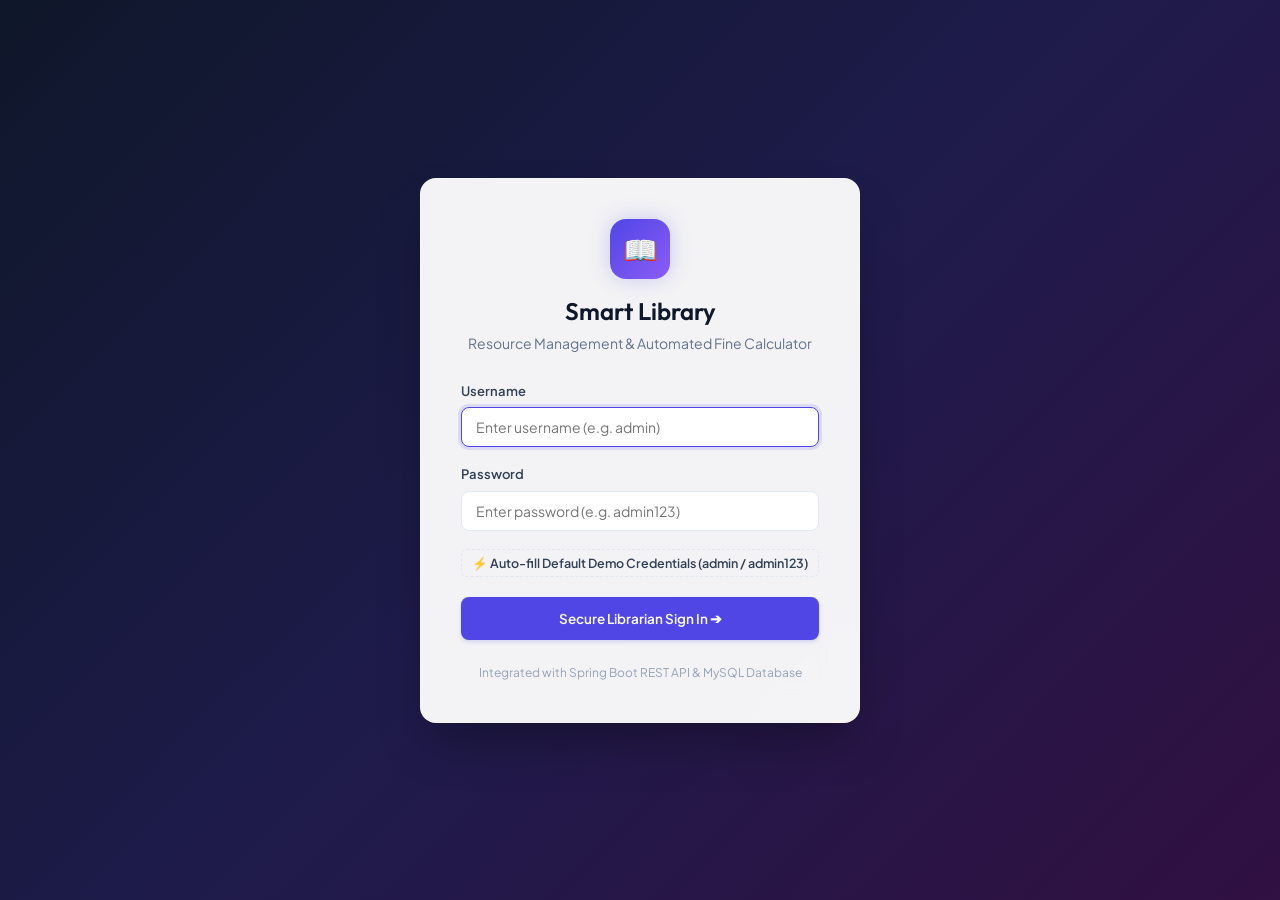
<file: frontend/index.html>
<!DOCTYPE html>
<html lang="en">
<head>
    <meta charset="UTF-8">
    <meta name="viewport" content="width=device-width, initial-scale=1.0">
    <title>Librarian Login | Smart Library Resource Management</title>
    <link rel="stylesheet" href="css/style.css">
    <link rel="icon" href="data:image/svg+xml,<svg xmlns=%22http://www.w3.org/2000/svg%22 viewBox=%220 0 100 100%22><text y=%22.9em%22 font-size=%2290%22>📚</text></svg>">
</head>
<body class="login-body">
    <div class="login-card">
        <div class="login-brand">
            <div class="logo-icon">📖</div>
            <h2>Smart Library</h2>
            <p>Resource Management & Automated Fine Calculator</p>
        </div>

        <form id="loginForm">
            <div class="form-group">
                <label for="username">Username</label>
                <input type="text" id="username" class="form-control" placeholder="Enter username (e.g. admin)" required autofocus>
            </div>

            <div class="form-group">
                <label for="password">Password</label>
                <input type="password" id="password" class="form-control" placeholder="Enter password (e.g. admin123)" required>
            </div>

            <div style="margin-bottom: 20px;">
                <button type="button" class="btn btn-outline btn-sm" id="btnFillDemo" style="width: 100%; border-style: dashed;">
                    ⚡ Auto-fill Default Demo Credentials (admin / admin123)
                </button>
            </div>

            <button type="submit" class="btn btn-primary" id="btnLogin" style="width: 100%; padding: 12px;">
                Secure Librarian Sign In ➔
            </button>
        </form>

        <div style="text-align: center; margin-top: 24px; font-size: 12px; color: var(--slate-400);">
            Integrated with Spring Boot REST API & MySQL Database
        </div>
    </div>

    <script src="js/api.js"></script>
    <script>
        document.getElementById('btnFillDemo').addEventListener('click', () => {
            document.getElementById('username').value = 'admin';
            document.getElementById('password').value = 'admin123';
        });

        document.getElementById('loginForm').addEventListener('submit', async (e) => {
            e.preventDefault();
            const btn = document.getElementById('btnLogin');
            btn.disabled = true;
            btn.textContent = 'Authenticating...';

            const username = document.getElementById('username').value;
            const password = document.getElementById('password').value;

            try {
                const response = await api.post('/auth/login', { username, password });
                if (response.authenticated) {
                    auth.setUser({
                        name: response.username,
                        role: response.role
                    }, response.token);
                    showToast('Login successful! Redirecting to Dashboard...', 'success');
                    setTimeout(() => {
                        window.location.href = 'dashboard.html';
                    }, 800);
                } else {
                    showToast(response.message || 'Authentication failed', 'error');
                }
            } catch (err) {
                showToast(err.message || 'Login failed. Please check credentials or backend server.', 'error');
            } finally {
                btn.disabled = false;
                btn.textContent = 'Secure Librarian Sign In ➔';
            }
        });
    </script>
</body>
</html>
</file>
<file: frontend/css/style.css>
@import url('https://fonts.googleapis.com/css2?family=Outfit:wght@300;400;500;600;700&family=Plus+Jakarta+Sans:wght@400;500;600;700&display=swap');

:root {
  --primary: #4f46e5;
  --primary-hover: #4338ca;
  --primary-light: #eef2ff;
  --secondary: #0ea5e9;
  --accent: #8b5cf6;
  --success: #10b981;
  --success-light: #ecfdf5;
  --warning: #f59e0b;
  --warning-light: #fffbeb;
  --danger: #ef4444;
  --danger-light: #fef2f2;
  --dark: #0f172a;
  --slate-800: #1e293b;
  --slate-700: #334155;
  --slate-600: #475569;
  --slate-500: #64748b;
  --slate-400: #94a3b8;
  --slate-200: #e2e8f0;
  --slate-100: #f1f5f9;
  --slate-50: #f8fafc;
  --white: #ffffff;
  
  --sidebar-width: 260px;
  --header-height: 70px;
  --radius-sm: 8px;
  --radius-md: 12px;
  --radius-lg: 16px;
  --shadow-sm: 0 1px 3px rgba(0,0,0,0.06);
  --shadow-md: 0 4px 6px -1px rgba(0,0,0,0.08), 0 2px 4px -1px rgba(0,0,0,0.04);
  --shadow-lg: 0 10px 15px -3px rgba(0,0,0,0.08), 0 4px 6px -2px rgba(0,0,0,0.04);
  --shadow-glow: 0 0 20px rgba(79, 70, 229, 0.25);
  --transition: all 0.25s cubic-bezier(0.4, 0, 0.2, 1);
}

* {
  margin: 0;
  padding: 0;
  box-sizing: border-box;
}

body {
  font-family: 'Plus Jakarta Sans', sans-serif;
  background-color: #f8fafc;
  color: var(--slate-800);
  line-height: 1.5;
  min-height: 100vh;
  overflow-x: hidden;
}

h1, h2, h3, h4, h5, h6 {
  font-family: 'Outfit', sans-serif;
  font-weight: 600;
  color: var(--dark);
}

a {
  text-decoration: none;
  color: inherit;
}

/* =========================================================
   LOGIN PAGE SPECIFICS
   ========================================================= */
.login-body {
  background: linear-gradient(135deg, #0f172a 0%, #1e1b4b 50%, #311042 100%);
  display: flex;
  align-items: center;
  justify-content: center;
  min-height: 100vh;
  padding: 20px;
}

.login-card {
  background: rgba(255, 255, 255, 0.95);
  backdrop-filter: blur(20px);
  border-radius: var(--radius-lg);
  padding: 40px;
  width: 100%;
  max-width: 440px;
  box-shadow: 0 25px 50px -12px rgba(0, 0, 0, 0.35);
  border: 1px solid rgba(255, 255, 255, 0.2);
  animation: fadeIn 0.4s ease-out;
}

.login-brand {
  text-align: center;
  margin-bottom: 28px;
}

.login-brand .logo-icon {
  width: 60px;
  height: 60px;
  background: linear-gradient(135deg, var(--primary), var(--accent));
  color: var(--white);
  border-radius: 16px;
  display: inline-flex;
  align-items: center;
  justify-content: center;
  font-size: 28px;
  margin-bottom: 14px;
  box-shadow: var(--shadow-glow);
}

.login-brand h2 {
  font-size: 24px;
  margin-bottom: 4px;
}

.login-brand p {
  color: var(--slate-500);
  font-size: 14px;
}

/* =========================================================
   APP LAYOUT (SIDEBAR + MAIN CONTENT)
   ========================================================= */
.app-container {
  display: flex;
  min-height: 100vh;
}

.sidebar {
  width: var(--sidebar-width);
  background: var(--slate-800);
  color: var(--white);
  position: fixed;
  top: 0;
  bottom: 0;
  left: 0;
  z-index: 50;
  display: flex;
  flex-direction: column;
  transition: var(--transition);
  box-shadow: var(--shadow-lg);
}

.sidebar-brand {
  height: var(--header-height);
  display: flex;
  align-items: center;
  gap: 12px;
  padding: 0 24px;
  border-bottom: 1px solid rgba(255, 255, 255, 0.08);
}

.sidebar-brand .logo-badge {
  width: 38px;
  height: 38px;
  background: linear-gradient(135deg, var(--primary), var(--secondary));
  border-radius: 10px;
  display: flex;
  align-items: center;
  justify-content: center;
  font-size: 20px;
  font-weight: 700;
  color: #fff;
  box-shadow: 0 4px 10px rgba(79, 70, 229, 0.4);
}

.sidebar-brand .brand-title {
  font-size: 16px;
  font-weight: 700;
  letter-spacing: -0.2px;
  line-height: 1.2;
}

.sidebar-brand .brand-subtitle {
  font-size: 11px;
  color: var(--slate-400);
  text-transform: uppercase;
  letter-spacing: 0.5px;
}

.sidebar-menu {
  flex: 1;
  padding: 16px 12px;
  overflow-y: auto;
  list-style: none;
}

.sidebar-category {
  font-size: 11px;
  font-weight: 700;
  text-transform: uppercase;
  color: var(--slate-400);
  letter-spacing: 0.8px;
  padding: 14px 12px 6px;
}

.sidebar-menu li a {
  display: flex;
  align-items: center;
  gap: 12px;
  padding: 10px 14px;
  color: var(--slate-200);
  font-size: 14px;
  font-weight: 500;
  border-radius: var(--radius-sm);
  transition: var(--transition);
  margin-bottom: 2px;
}

.sidebar-menu li a:hover {
  background: rgba(255, 255, 255, 0.08);
  color: var(--white);
  transform: translateX(4px);
}

.sidebar-menu li a.active {
  background: linear-gradient(135deg, var(--primary), #6366f1);
  color: var(--white);
  box-shadow: 0 4px 12px rgba(79, 70, 229, 0.35);
  font-weight: 600;
}

.sidebar-menu li a .icon {
  font-size: 18px;
  width: 22px;
  text-align: center;
}

.sidebar-footer {
  padding: 16px 20px;
  border-top: 1px solid rgba(255, 255, 255, 0.08);
  display: flex;
  align-items: center;
  justify-content: space-between;
}

.user-snippet {
  display: flex;
  align-items: center;
  gap: 10px;
}

.user-avatar {
  width: 36px;
  height: 36px;
  border-radius: 50%;
  background: linear-gradient(135deg, var(--accent), var(--primary));
  color: #fff;
  display: flex;
  align-items: center;
  justify-content: center;
  font-weight: 600;
  font-size: 14px;
}

.user-info .user-name {
  font-size: 13px;
  font-weight: 600;
  color: #fff;
}

.user-info .user-role {
  font-size: 11px;
  color: var(--slate-400);
}

.btn-logout {
  background: rgba(239, 68, 68, 0.15);
  color: #fca5a5;
  border: none;
  padding: 6px 10px;
  border-radius: 6px;
  cursor: pointer;
  font-size: 13px;
  transition: var(--transition);
}

.btn-logout:hover {
  background: var(--danger);
  color: #fff;
}

/* =========================================================
   MAIN WRAPPER & TOP BAR
   ========================================================= */
.main-wrapper {
  flex: 1;
  margin-left: var(--sidebar-width);
  display: flex;
  flex-direction: column;
  min-height: 100vh;
}

.top-navbar {
  height: var(--header-height);
  background: var(--white);
  border-bottom: 1px solid var(--slate-200);
  padding: 0 32px;
  display: flex;
  align-items: center;
  justify-content: space-between;
  position: sticky;
  top: 0;
  z-index: 40;
}

.page-headline h1 {
  font-size: 22px;
  font-weight: 700;
  color: var(--dark);
}

.page-headline p {
  font-size: 13px;
  color: var(--slate-500);
}

.top-actions {
  display: flex;
  align-items: center;
  gap: 16px;
}

.live-badge {
  background: var(--success-light);
  color: var(--success);
  border: 1px solid rgba(16, 185, 129, 0.2);
  padding: 5px 12px;
  border-radius: 20px;
  font-size: 12px;
  font-weight: 600;
  display: flex;
  align-items: center;
  gap: 6px;
}

.live-dot {
  width: 8px;
  height: 8px;
  background: var(--success);
  border-radius: 50%;
  animation: pulse 1.5s infinite;
}

@keyframes pulse {
  0% { transform: scale(0.95); box-shadow: 0 0 0 0 rgba(16, 185, 129, 0.7); }
  70% { transform: scale(1); box-shadow: 0 0 0 6px rgba(16, 185, 129, 0); }
  100% { transform: scale(0.95); box-shadow: 0 0 0 0 rgba(16, 185, 129, 0); }
}

.content-area {
  padding: 32px;
  flex: 1;
}

/* =========================================================
   STAT CARDS & METRIC GRIDS
   ========================================================= */
.metrics-grid {
  display: grid;
  grid-template-columns: repeat(auto-fit, minmax(220px, 1fr));
  gap: 20px;
  margin-bottom: 32px;
}

.metric-card {
  background: var(--white);
  border-radius: var(--radius-md);
  padding: 20px 22px;
  box-shadow: var(--shadow-sm);
  border: 1px solid var(--slate-200);
  transition: var(--transition);
  display: flex;
  align-items: flex-start;
  justify-content: space-between;
  position: relative;
  overflow: hidden;
}

.metric-card:hover {
  transform: translateY(-3px);
  box-shadow: var(--shadow-md);
  border-color: #cbd5e1;
}

.metric-card::before {
  content: '';
  position: absolute;
  top: 0;
  left: 0;
  width: 4px;
  height: 100%;
}

.metric-card.primary::before { background: var(--primary); }
.metric-card.success::before { background: var(--success); }
.metric-card.warning::before { background: var(--warning); }
.metric-card.danger::before { background: var(--danger); }
.metric-card.info::before { background: var(--secondary); }
.metric-card.purple::before { background: var(--accent); }

.metric-label {
  font-size: 13px;
  font-weight: 500;
  color: var(--slate-500);
  margin-bottom: 6px;
}

.metric-val {
  font-size: 28px;
  font-weight: 700;
  color: var(--dark);
  font-family: 'Outfit', sans-serif;
  line-height: 1.1;
}

.metric-sub {
  font-size: 12px;
  color: var(--slate-400);
  margin-top: 6px;
}

.metric-icon {
  width: 46px;
  height: 46px;
  border-radius: 12px;
  display: flex;
  align-items: center;
  justify-content: center;
  font-size: 22px;
}

.icon-primary { background: var(--primary-light); color: var(--primary); }
.icon-success { background: var(--success-light); color: var(--success); }
.icon-warning { background: var(--warning-light); color: var(--warning); }
.icon-danger { background: var(--danger-light); color: var(--danger); }
.icon-info { background: #e0f2fe; color: var(--secondary); }
.icon-purple { background: #f3e8ff; color: var(--accent); }

/* =========================================================
   PANELS, TABLES & DATA LISTS
   ========================================================= */
.panel {
  background: var(--white);
  border-radius: var(--radius-md);
  border: 1px solid var(--slate-200);
  box-shadow: var(--shadow-sm);
  margin-bottom: 28px;
  overflow: hidden;
}

.panel-header {
  padding: 18px 24px;
  display: flex;
  align-items: center;
  justify-content: space-between;
  border-bottom: 1px solid var(--slate-200);
  background: #fff;
}

.panel-title {
  font-size: 17px;
  font-weight: 600;
  color: var(--dark);
  display: flex;
  align-items: center;
  gap: 8px;
}

.panel-actions {
  display: flex;
  align-items: center;
  gap: 12px;
}

.panel-body {
  padding: 24px;
}

.table-responsive {
  width: 100%;
  overflow-x: auto;
}

table.data-table {
  width: 100%;
  border-collapse: collapse;
  text-align: left;
  font-size: 13.5px;
}

table.data-table th {
  background: var(--slate-50);
  color: var(--slate-600);
  font-weight: 600;
  padding: 12px 16px;
  border-bottom: 1px solid var(--slate-200);
  white-space: nowrap;
}

table.data-table td {
  padding: 14px 16px;
  border-bottom: 1px solid var(--slate-200);
  color: var(--slate-700);
  vertical-align: middle;
}

table.data-table tbody tr {
  transition: background 0.15s ease;
}

table.data-table tbody tr:hover {
  background: #f8fafc;
}

/* Badges */
.badge {
  display: inline-flex;
  align-items: center;
  gap: 5px;
  padding: 4px 10px;
  border-radius: 12px;
  font-size: 12px;
  font-weight: 600;
  white-space: nowrap;
}

.badge-available, .badge-active, .badge-paid, .badge-completed {
  background: #dcfce7;
  color: #15803d;
}

.badge-borrowed, .badge-pending, .badge-warning {
  background: #fef3c7;
  color: #b45309;
}

.badge-maintenance, .badge-inactive {
  background: #f1f5f9;
  color: #475569;
}

.badge-overdue, .badge-blocked, .badge-danger, .badge-cancelled {
  background: #fee2e2;
  color: #b91c1c;
}

.badge-reserved, .badge-info {
  background: #e0e7ff;
  color: #4338ca;
}

/* =========================================================
   BUTTONS & FORMS
   ========================================================= */
.btn {
  display: inline-flex;
  align-items: center;
  justify-content: center;
  gap: 8px;
  padding: 8px 16px;
  border-radius: var(--radius-sm);
  font-size: 13.5px;
  font-weight: 600;
  cursor: pointer;
  transition: var(--transition);
  border: 1px solid transparent;
  outline: none;
  font-family: inherit;
}

.btn-sm {
  padding: 5px 10px;
  font-size: 12.5px;
  border-radius: 6px;
}

.btn-primary {
  background: var(--primary);
  color: var(--white);
  box-shadow: 0 2px 4px rgba(79, 70, 229, 0.2);
}

.btn-primary:hover {
  background: var(--primary-hover);
  box-shadow: 0 4px 8px rgba(79, 70, 229, 0.3);
}

.btn-success {
  background: var(--success);
  color: var(--white);
}

.btn-success:hover {
  background: #059669;
}

.btn-warning {
  background: var(--warning);
  color: var(--white);
}

.btn-danger {
  background: var(--danger);
  color: var(--white);
}

.btn-danger:hover {
  background: #dc2626;
}

.btn-outline {
  background: transparent;
  border-color: var(--slate-200);
  color: var(--slate-700);
}

.btn-outline:hover {
  background: var(--slate-100);
  border-color: var(--slate-400);
}

.form-group {
  margin-bottom: 18px;
}

.form-group label {
  display: block;
  font-size: 13px;
  font-weight: 600;
  color: var(--slate-700);
  margin-bottom: 6px;
}

.form-control {
  width: 100%;
  padding: 10px 14px;
  font-size: 14px;
  border: 1px solid var(--slate-200);
  border-radius: var(--radius-sm);
  background-color: var(--white);
  color: var(--slate-800);
  font-family: inherit;
  transition: var(--transition);
}

.form-control:focus {
  outline: none;
  border-color: var(--primary);
  box-shadow: 0 0 0 3px rgba(79, 70, 229, 0.15);
}

.form-row {
  display: grid;
  grid-template-columns: repeat(auto-fit, minmax(200px, 1fr));
  gap: 16px;
}

.search-box {
  position: relative;
  min-width: 260px;
}

.search-box input {
  padding-left: 36px;
}

.search-box .search-icon {
  position: absolute;
  left: 12px;
  top: 50%;
  transform: translateY(-50%);
  color: var(--slate-400);
  pointer-events: none;
}

/* =========================================================
   MODAL WINDOWS
   ========================================================= */
.modal-overlay {
  position: fixed;
  top: 0;
  left: 0;
  right: 0;
  bottom: 0;
  background: rgba(15, 23, 42, 0.6);
  backdrop-filter: blur(4px);
  z-index: 100;
  display: none;
  align-items: center;
  justify-content: center;
  padding: 20px;
}

.modal-overlay.active {
  display: flex;
  animation: fadeIn 0.2s ease-out;
}

.modal-box {
  background: var(--white);
  border-radius: var(--radius-md);
  width: 100%;
  max-width: 580px;
  max-height: 90vh;
  display: flex;
  flex-direction: column;
  box-shadow: var(--shadow-lg);
  overflow: hidden;
}

.modal-header {
  padding: 20px 24px;
  border-bottom: 1px solid var(--slate-200);
  display: flex;
  align-items: center;
  justify-content: space-between;
}

.modal-header h3 {
  font-size: 18px;
  font-weight: 600;
  color: var(--dark);
}

.modal-close {
  background: transparent;
  border: none;
  font-size: 22px;
  cursor: pointer;
  color: var(--slate-400);
  transition: var(--transition);
}

.modal-close:hover {
  color: var(--danger);
}

.modal-body {
  padding: 24px;
  overflow-y: auto;
}

.modal-footer {
  padding: 16px 24px;
  border-top: 1px solid var(--slate-200);
  display: flex;
  justify-content: flex-end;
  gap: 12px;
  background: var(--slate-50);
}

/* =========================================================
   TOAST NOTIFICATIONS
   ========================================================= */
.toast-container {
  position: fixed;
  bottom: 24px;
  right: 24px;
  z-index: 9999;
  display: flex;
  flex-direction: column;
  gap: 10px;
}

.toast {
  background: var(--white);
  color: var(--slate-800);
  padding: 14px 20px;
  border-radius: var(--radius-sm);
  box-shadow: 0 10px 25px -5px rgba(0, 0, 0, 0.15);
  display: flex;
  align-items: center;
  gap: 12px;
  font-size: 13.5px;
  font-weight: 500;
  min-width: 300px;
  max-width: 420px;
  border-left: 4px solid var(--primary);
  animation: slideIn 0.3s cubic-bezier(0.16, 1, 0.3, 1);
  transition: opacity 0.3s ease;
}

.toast.toast-success { border-left-color: var(--success); }
.toast.toast-error { border-left-color: var(--danger); }
.toast.toast-warning { border-left-color: var(--warning); }
.toast.toast-info { border-left-color: var(--secondary); }

@keyframes slideIn {
  from { transform: translateX(100%); opacity: 0; }
  to { transform: translateX(0); opacity: 1; }
}

@keyframes fadeIn {
  from { opacity: 0; }
  to { opacity: 1; }
}

/* =========================================================
   SPECIALIZED WIDGETS (FINE CALCULATOR PREVIEW, ALERT LIST)
   ========================================================= */
.fine-calc-box {
  background: linear-gradient(135deg, #fef3c7, #fef9c3);
  border: 1px solid #fde047;
  border-radius: var(--radius-md);
  padding: 16px 20px;
  margin-top: 16px;
  display: flex;
  align-items: center;
  justify-content: space-between;
}

.fine-calc-box .fine-title {
  font-size: 13px;
  font-weight: 700;
  color: #854d0e;
  text-transform: uppercase;
  letter-spacing: 0.5px;
}

.fine-calc-box .fine-amount {
  font-size: 26px;
  font-weight: 800;
  color: #713f12;
  font-family: 'Outfit', sans-serif;
}

.alert-item {
  padding: 14px 18px;
  border-radius: var(--radius-sm);
  background: var(--white);
  border: 1px solid var(--slate-200);
  margin-bottom: 10px;
  display: flex;
  align-items: flex-start;
  justify-content: space-between;
  gap: 16px;
  transition: var(--transition);
}

.alert-item.unread {
  background: #f8fafc;
  border-left: 4px solid var(--primary);
}

.alert-item:hover {
  box-shadow: var(--shadow-sm);
}

.alert-content .alert-title {
  font-size: 13px;
  font-weight: 700;
  margin-bottom: 2px;
}

.alert-content .alert-msg {
  font-size: 13px;
  color: var(--slate-600);
}

.alert-content .alert-time {
  font-size: 11px;
  color: var(--slate-400);
  margin-top: 4px;
}

.empty-state {
  text-align: center;
  padding: 48px 24px;
  color: var(--slate-500);
}

.empty-state .empty-icon {
  font-size: 48px;
  margin-bottom: 12px;
  opacity: 0.6;
}

/* Responsive adjustments */
@media (max-width: 900px) {
  .sidebar {
    transform: translateX(-100%);
  }
  .sidebar.show {
    transform: translateX(0);
  }
  .main-wrapper {
    margin-left: 0;
  }
  .metrics-grid {
    grid-template-columns: 1fr;
  }
}
</file>
